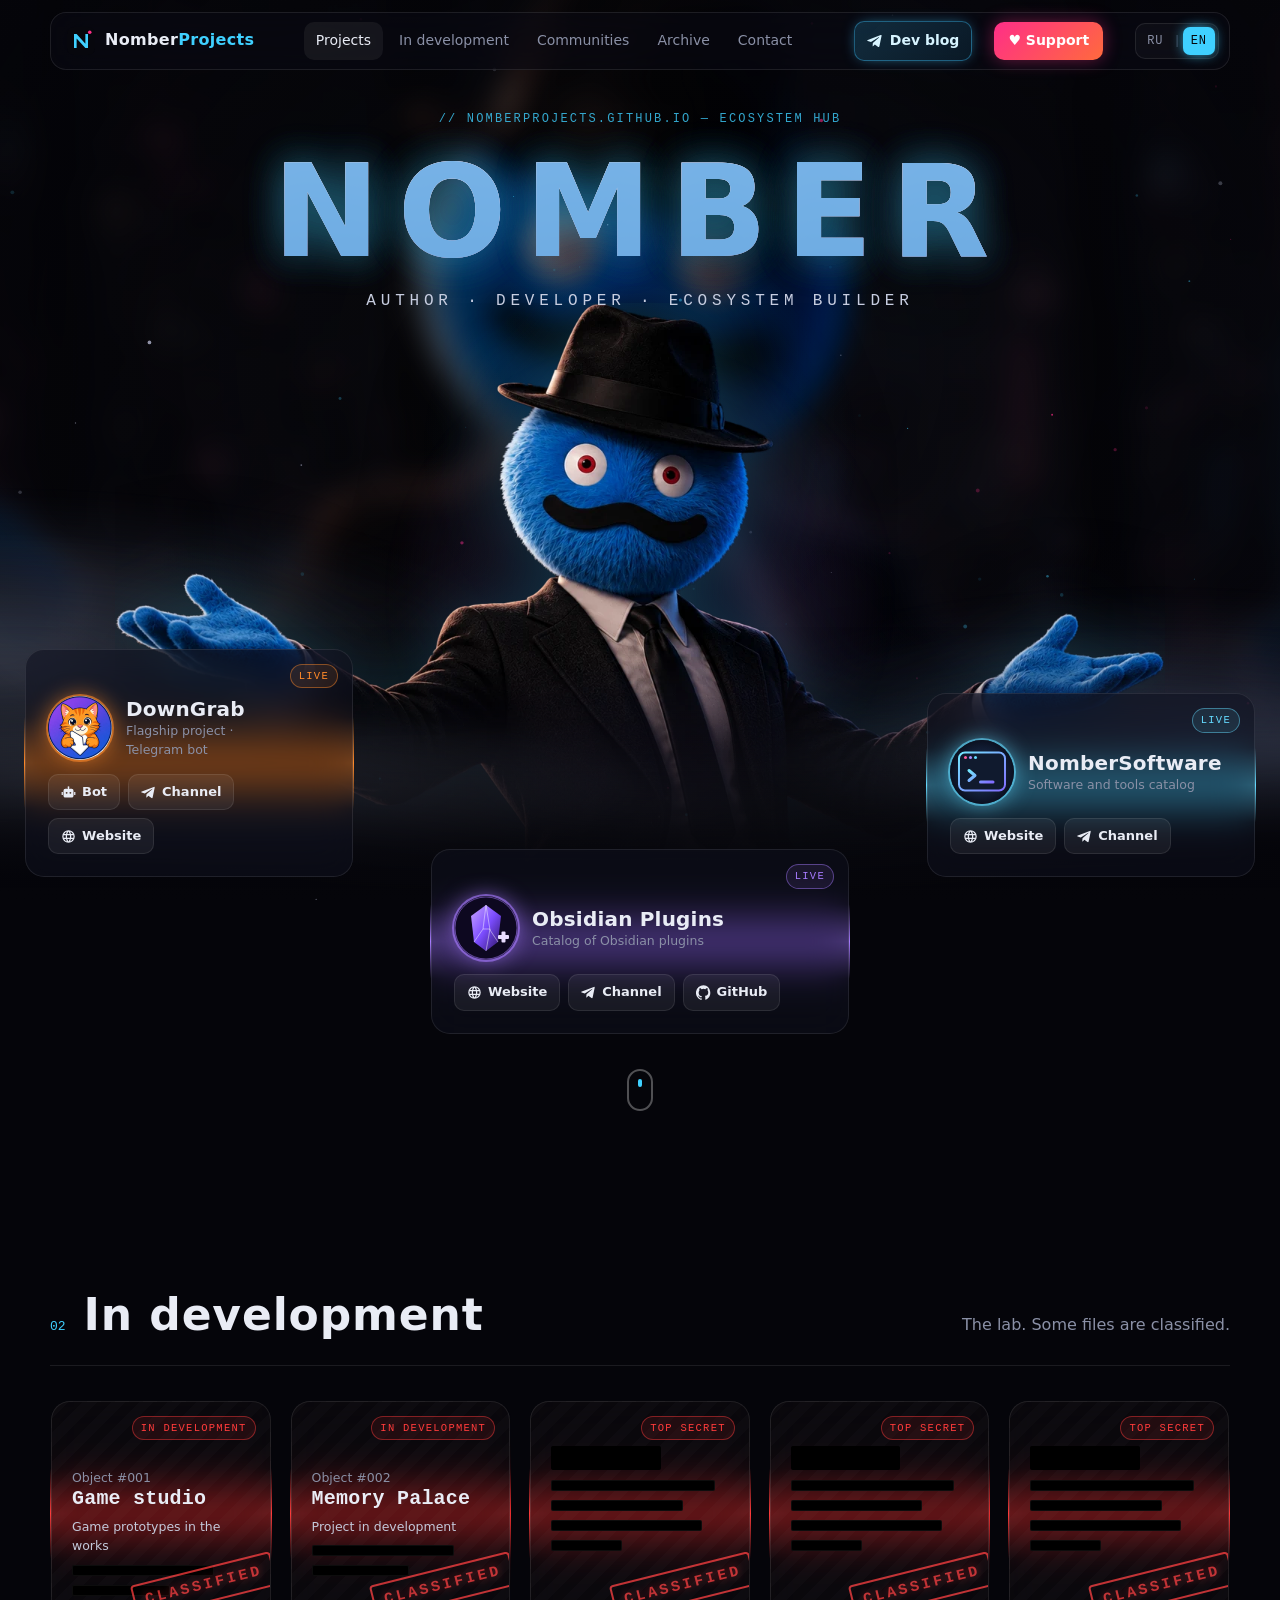
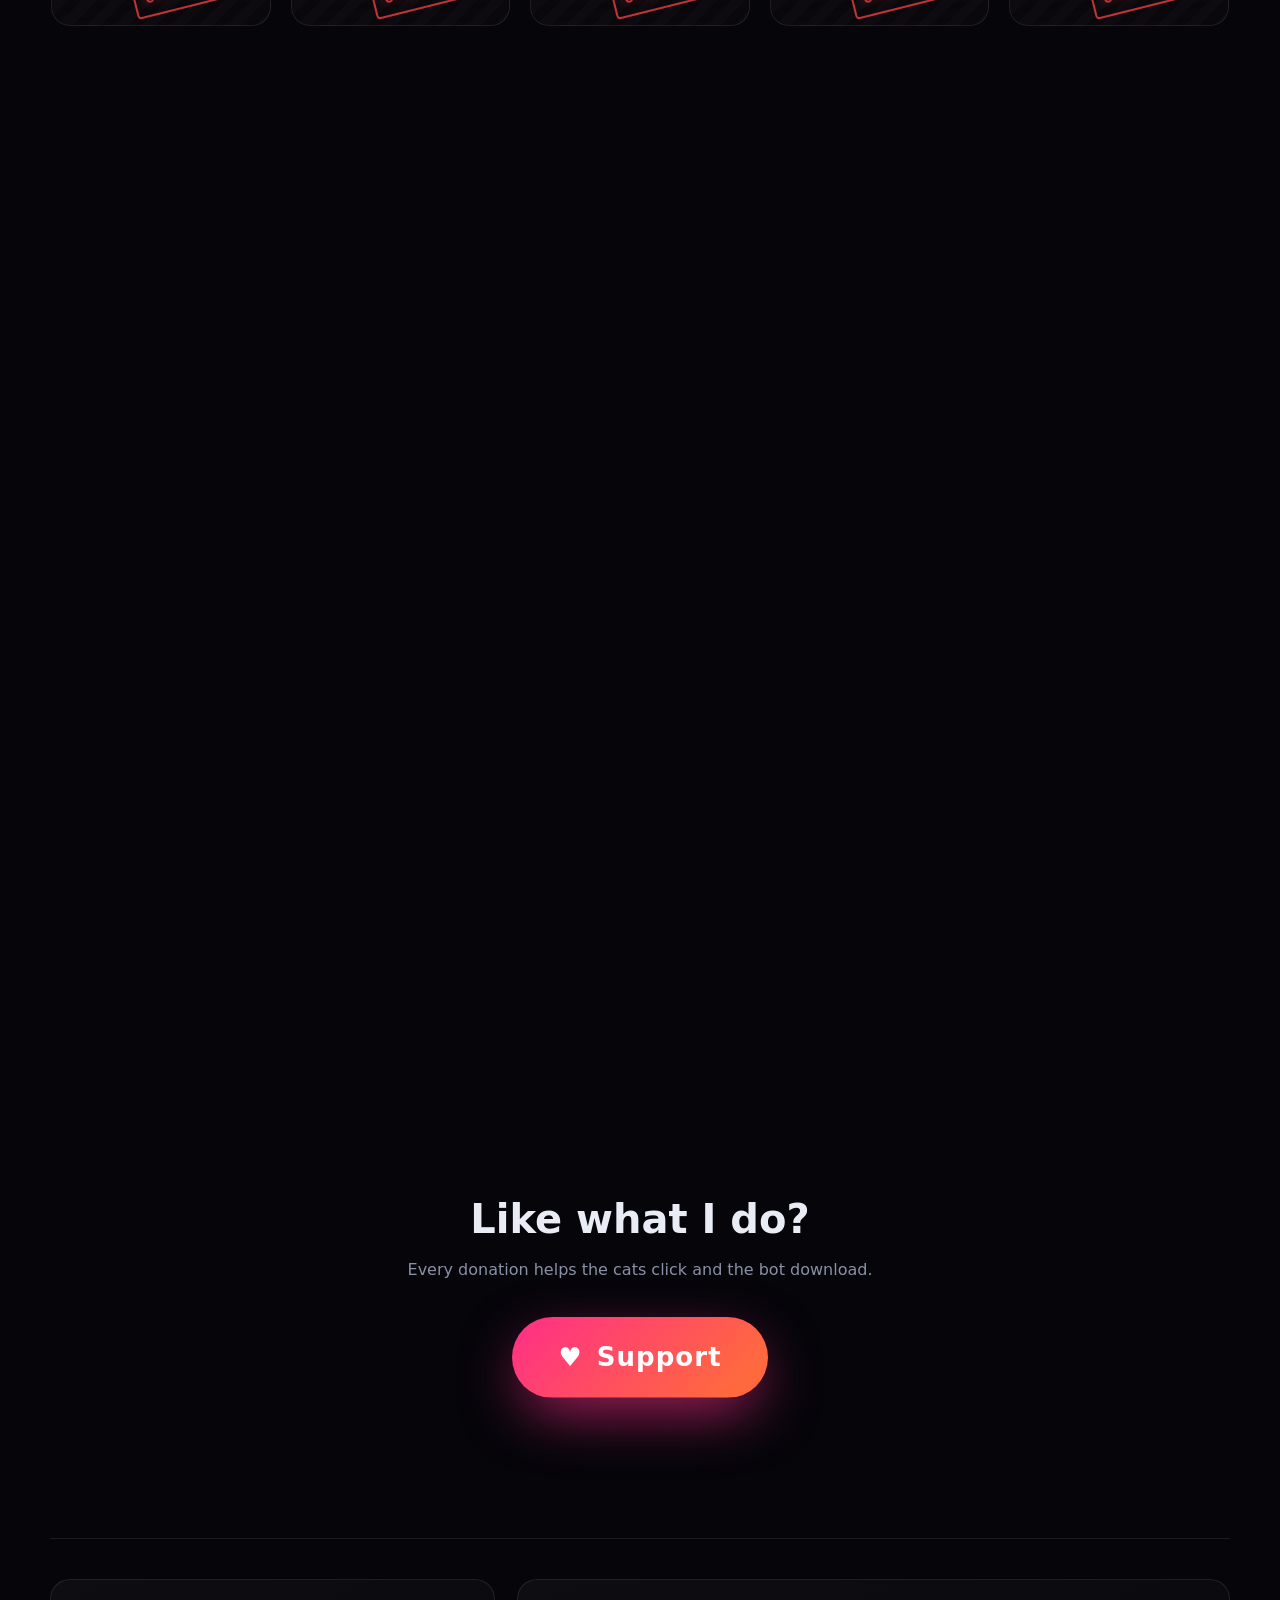
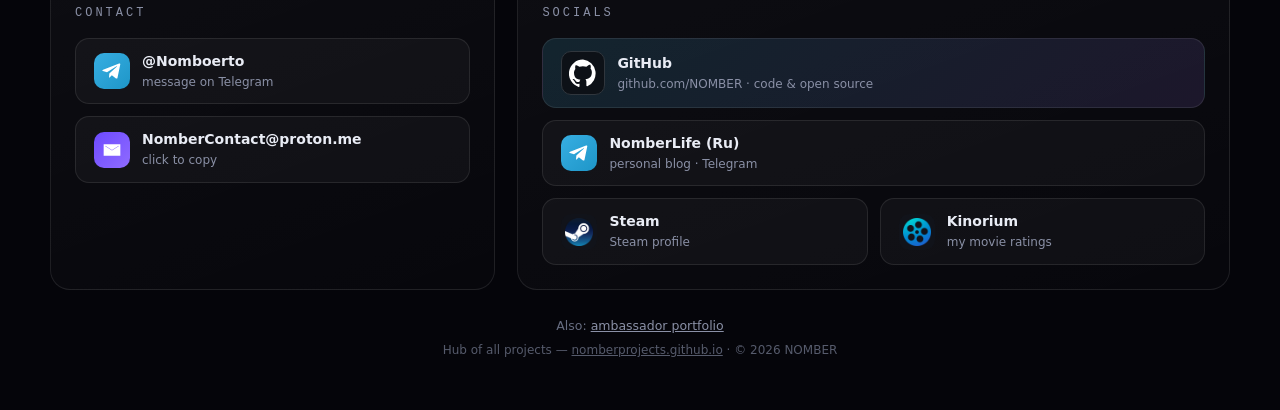
<file: index.html>
<!doctype html>
<html lang="ru">
<head>
<meta charset="utf-8">
<meta name="viewport" content="width=device-width,initial-scale=1">
<title>NOMBER — NomberProjects · Автор, разработчик, создатель экосистем</title>
<meta name="description" content="NomberProjects — хаб всех проектов NOMBER: DownGrab, NomberSoftware, плагины для Obsidian, сообщество Критики Steam и проекты в разработке.">
<link rel="canonical" href="https://nomberprojects.github.io/">
<meta name="theme-color" content="#05050a">
<meta property="og:type" content="website">
<meta property="og:site_name" content="NomberProjects">
<meta property="og:title" content="NOMBER — NomberProjects">
<meta property="og:description" content="Автор · Разработчик · Создатель экосистем. Хаб всех проектов NOMBER.">
<meta property="og:url" content="https://nomberprojects.github.io/">
<meta property="og:image" content="https://nomberprojects.github.io/assets/og.jpg">
<meta property="og:locale" content="ru_RU">
<meta name="twitter:card" content="summary_large_image">
<link rel="icon" href="assets/favicon.svg" type="image/svg+xml">
<link rel="apple-touch-icon" href="assets/downgrab-256.jpg">
<link rel="preload" href="assets/hero.webp" as="image">
<link rel="stylesheet" href="assets/style.css">
<script src="assets/i18n.js"></script>
</head>
<body>
<a class="skip" href="#projects" data-i18n="skip">Перейти к проектам</a>
<div class="bg" aria-hidden="true"><div class="bg-city" data-depth="6"></div><canvas id="fx"></canvas></div>
<div class="cursor-glow" aria-hidden="true"></div>

<header class="nav" id="nav">
  <a class="brand" href="#top" aria-label="NomberProjects — наверх" data-i18n-attr="aria-label:a.top"><img src="assets/favicon.svg" alt="" width="28" height="28"><span>Nomber<b>Projects</b></span></a>
  <nav aria-label="Разделы" data-i18n-attr="aria-label:a.sections">
    <a href="#projects" data-i18n="nav.projects">Проекты</a><a href="#wip" data-i18n="nav.wip">В разработке</a><a href="#community" data-i18n="nav.com">Сообщества</a><a href="#archive" data-i18n="nav.arc">Архив</a><a href="#contact" data-i18n="nav.contact">Связь</a>
  </nav>
  <a class="nav-blog" href="blog.html"><svg viewBox="0 0 24 24" aria-hidden="true"><path d="M21.9 4.3 18.6 20c-.2 1.1-.9 1.4-1.8.9l-5-3.7-2.4 2.3c-.3.3-.5.5-1 .5l.4-5.1 9.2-8.3c.4-.4-.1-.6-.6-.2L6 13.6l-4.9-1.5c-1.1-.3-1.1-1 .2-1.6L20.5 3c.9-.3 1.7.2 1.4 1.3z"/></svg><span data-i18n="nav.blog">Dev-блог</span></a>
  <a class="nav-donate" href="https://donatre.github.io/" target="_blank" rel="noopener">♥ <span data-i18n="donate">Поддержать</span></a>
  <div class="lang" role="group" aria-label="Язык сайта" data-i18n-attr="aria-label:a.lang"><button type="button" data-lang="ru">RU</button><i>|</i><button type="button" data-lang="en">EN</button></div>
</header>

<main id="top">
  <section class="hero" id="projects" aria-labelledby="title">
    <div class="hero-head reveal">
      <p class="kicker" data-i18n="hero.kicker">// nomberprojects.github.io — хаб экосистемы</p>
      <h1 id="title" class="glitch" data-text="NOMBER">NOMBER</h1>
      <p class="subtitle" data-i18n="hero.sub">Автор · Разработчик · Создатель экосистем</p>
    </div>

    <div class="stage">
      <div class="fog fog-back" aria-hidden="true"><i></i><i></i></div>
      <div class="halo" aria-hidden="true"></div>
      <div class="mascot" data-depth="-14">
        <img src="assets/hero.webp" alt="Персонаж NOMBER: синий пушистый детектив в шляпе и костюме, загадочно разводит руками" data-i18n-attr="alt:hero.alt" width="1400" height="780">
      </div>
      <div class="fog fog-front" aria-hidden="true"><i></i><i></i></div>

      <div class="col col-left" id="col-left"></div>
      <div class="col col-right" id="col-right"></div>
    </div>
    <div class="col-bottom" id="col-bottom"></div>
    <a class="scroll-hint" href="#wip" aria-label="Листать ниже" data-i18n-attr="aria-label:a.scroll"><span></span></a>
  </section>

  <section class="section" id="wip" aria-labelledby="wip-t">
    <header class="sec-head reveal"><span class="sec-num">02</span><h2 id="wip-t" data-i18n="wip.t">В разработке</h2><p data-i18n="wip.p">Лаборатория. Часть материалов засекречена.</p></header>
    <div class="grid wip-grid" id="wip-grid"></div>
  </section>

  <section class="section" id="community" aria-labelledby="com-t">
    <header class="sec-head reveal"><span class="sec-num">03</span><h2 id="com-t" data-i18n="com.t">Сообщества</h2><p data-i18n="com.p">Не проекты — люди. Отдел сообществ.</p></header>
    <div class="grid com-grid" id="com-grid"></div>
  </section>

  <section class="section" id="archive" aria-labelledby="arc-t">
    <header class="sec-head reveal"><span class="sec-num">04</span><h2 id="arc-t" data-i18n="arc.t">Архив</h2><p data-i18n="arc.p">Проекты, которые остаются в памяти.</p></header>
    <div class="grid" id="arc-grid"></div>
  </section>

  <section class="section support" aria-labelledby="sup-t">
    <h2 id="sup-t" class="reveal" data-i18n="sup.t">Нравится то, что я делаю?</h2>
    <p class="reveal" data-i18n="sup.p">Донатики донатики — каждый помогает котикам кликать, а боту качать.</p>
    <a class="donate reveal" href="https://donatre.github.io/" target="_blank" rel="noopener"><span class="heart" aria-hidden="true">♥</span> <span data-i18n="donate">Поддержать</span></a>
  </section>
</main>

<footer class="footer" id="contact">
  <div class="foot-cols">
    <section class="foot-block" aria-labelledby="con-t">
      <h2 id="con-t" class="foot-title" data-i18n="contact.t">Связь</h2>
      <ul class="socials">
        <li><a class="ic-tg" href="https://t.me/Nomboerto" target="_blank" rel="noopener"><i class="ico tg"><svg viewBox="0 0 24 24" aria-hidden="true"><path d="M21.9 4.3 18.6 20c-.2 1.1-.9 1.4-1.8.9l-5-3.7-2.4 2.3c-.3.3-.5.5-1 .5l.4-5.1 9.2-8.3c.4-.4-.1-.6-.6-.2L6 13.6l-4.9-1.5c-1.1-.3-1.1-1 .2-1.6L20.5 3c.9-.3 1.7.2 1.4 1.3z"/></svg></i><span>@Nomboerto<small data-i18n="contact.tg">написать в Telegram</small></span></a></li>
        <li><a class="ic-mail copy-mail" href="mailto:NomberContact@proton.me" data-copy="NomberContact@proton.me"><i class="ico mail"><svg viewBox="0 0 24 24" aria-hidden="true"><path d="M2 5h20v14H2zm2 2v.5l8 5 8-5V7l-8 5z"/></svg></i><span>NomberContact@proton.me<small data-i18n="contact.mail">почта для связи</small></span></a></li>
      </ul>
    </section>
    <section class="foot-block" aria-labelledby="soc-t">
      <h2 id="soc-t" class="foot-title" data-i18n="soc.t">Соцсети</h2>
      <ul class="socials">
        <li class="wide"><a class="gh-big" href="https://github.com/NOMBER" target="_blank" rel="noopener"><i class="ico gh"><svg viewBox="0 0 24 24" aria-hidden="true"><path d="M12 .5a12 12 0 0 0-3.8 23.4c.6.1.8-.3.8-.6v-2c-3.3.7-4-1.6-4-1.6-.6-1.4-1.4-1.8-1.4-1.8-1-.7.1-.7.1-.7 1.2.1 1.8 1.2 1.8 1.2 1 1.8 2.8 1.3 3.5 1 .1-.8.4-1.3.8-1.6-2.7-.3-5.5-1.3-5.5-6 0-1.3.5-2.4 1.2-3.2-.1-.3-.5-1.5.1-3.2 0 0 1-.3 3.3 1.2a11.5 11.5 0 0 1 6 0C17.3 4.6 18.3 5 18.3 5c.7 1.7.3 2.9.1 3.2.8.8 1.2 1.9 1.2 3.2 0 4.6-2.8 5.6-5.5 5.9.4.4.8 1.1.8 2.2v3.3c0 .3.2.7.8.6A12 12 0 0 0 12 .5z"/></svg></i><span>GitHub<small>github.com/NOMBER · <b data-i18n="soc.gh">код и опенсорс</b></small></span></a></li>
        <li class="wide"><a href="https://t.me/NomberLife" target="_blank" rel="noopener"><i class="ico tg"><svg viewBox="0 0 24 24" aria-hidden="true"><path d="M21.9 4.3 18.6 20c-.2 1.1-.9 1.4-1.8.9l-5-3.7-2.4 2.3c-.3.3-.5.5-1 .5l.4-5.1 9.2-8.3c.4-.4-.1-.6-.6-.2L6 13.6l-4.9-1.5c-1.1-.3-1.1-1 .2-1.6L20.5 3c.9-.3 1.7.2 1.4 1.3z"/></svg></i><span>NomberLife (Ru)<small data-i18n="soc.life">личный блог · Telegram</small></span></a></li>
        <li><a href="https://steamcommunity.com/id/NomberFax/" target="_blank" rel="noopener"><i class="ico img"><img src="assets/steam.png" alt="" width="28" height="28"></i><span>Steam<small data-i18n="soc.steam">профиль Steam</small></span></a></li>
        <li><a href="https://kinorium.com/user/61414" target="_blank" rel="noopener"><i class="ico img"><img src="assets/kinorium.png" alt="" width="28" height="28"></i><span data-i18n-wrap><b data-i18n="soc.kino">Кинориум</b><small data-i18n="soc.kinosub">мои оценки фильмов</small></span></a></li>
      </ul>
    </section>
  </div>
  <p class="aside"><span data-i18n="aside">Также:</span> <a href="https://nomberfolio.github.io/" target="_blank" rel="noopener" data-i18n="aside.link">амбассадорское портфолио</a></p>
  <p class="hub"><span data-i18n="hub">Хаб всех проектов —</span> <a href="https://nomberprojects.github.io/">nomberprojects.github.io</a> · © <span id="y">2026</span> NOMBER</p>
</footer>

<script src="assets/data.js?v=tg1"></script>
<script src="assets/main.js"></script>
</body>
</html>
</file>
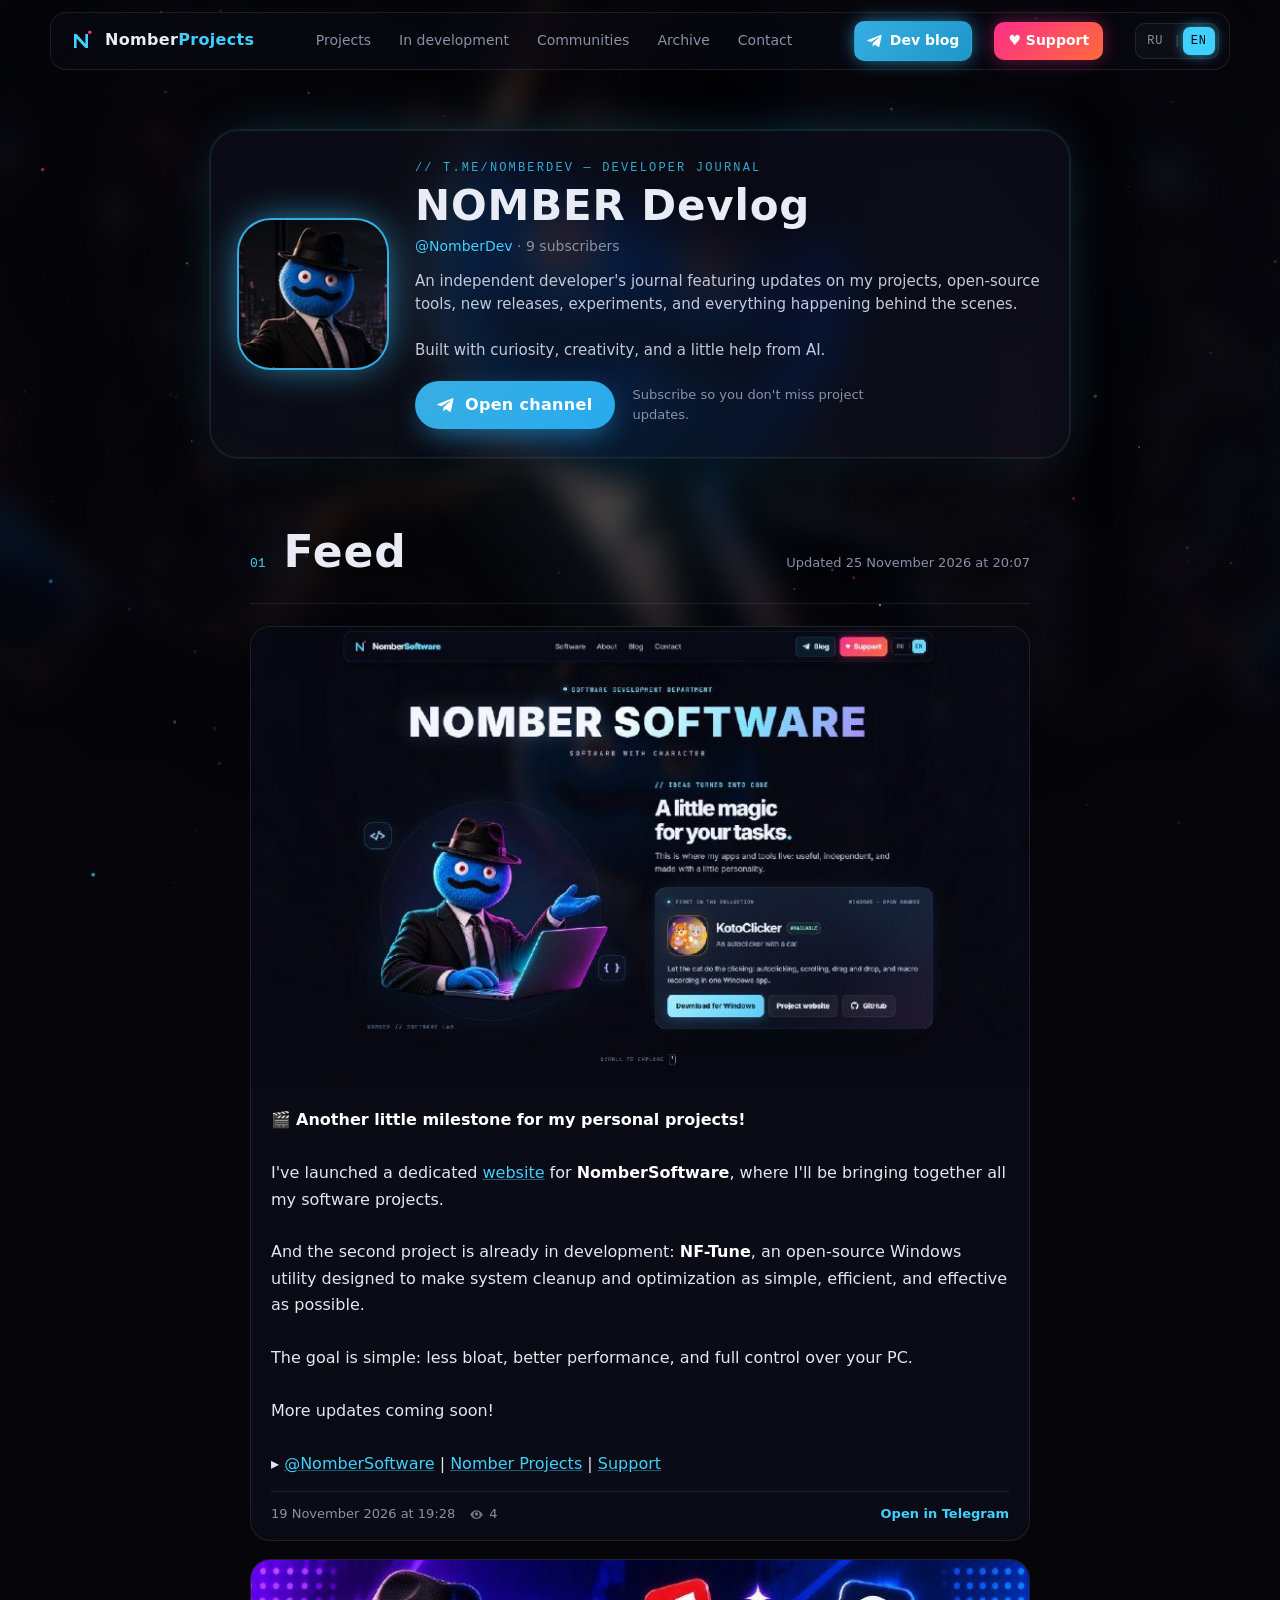
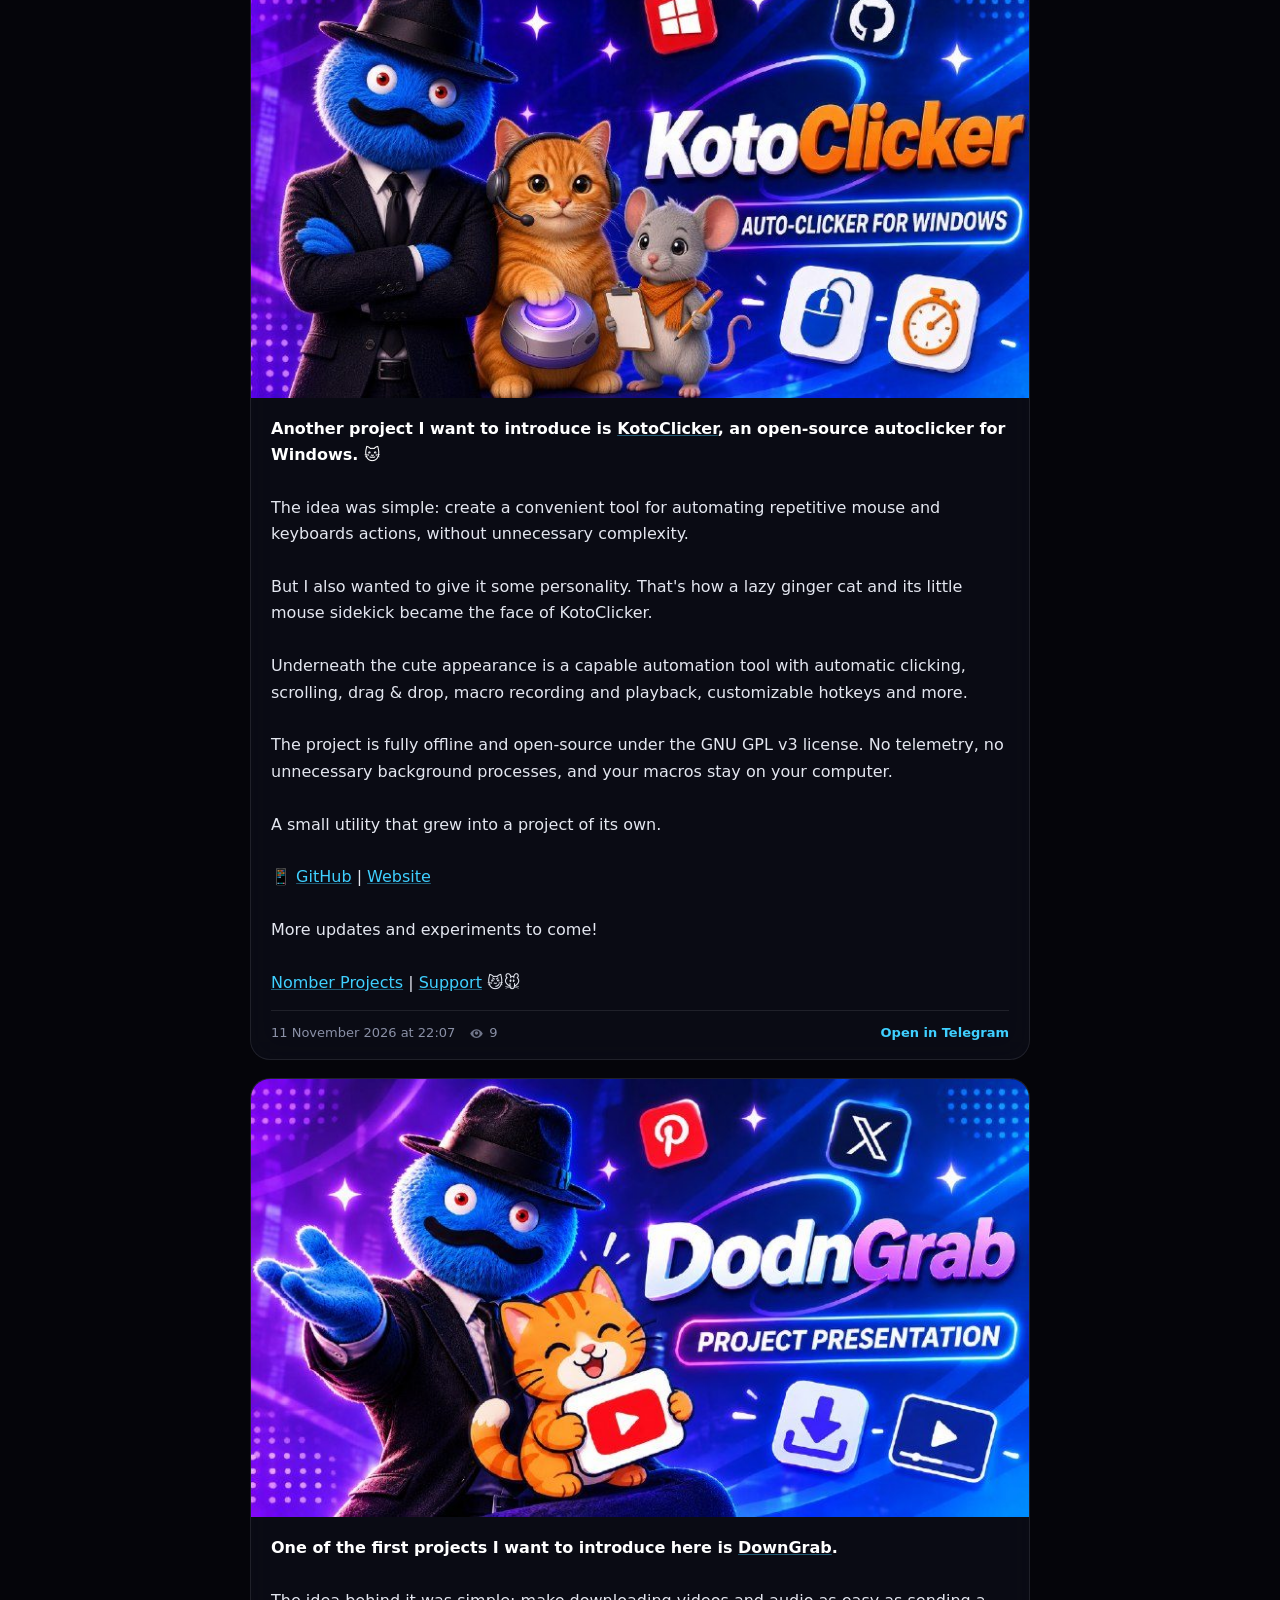
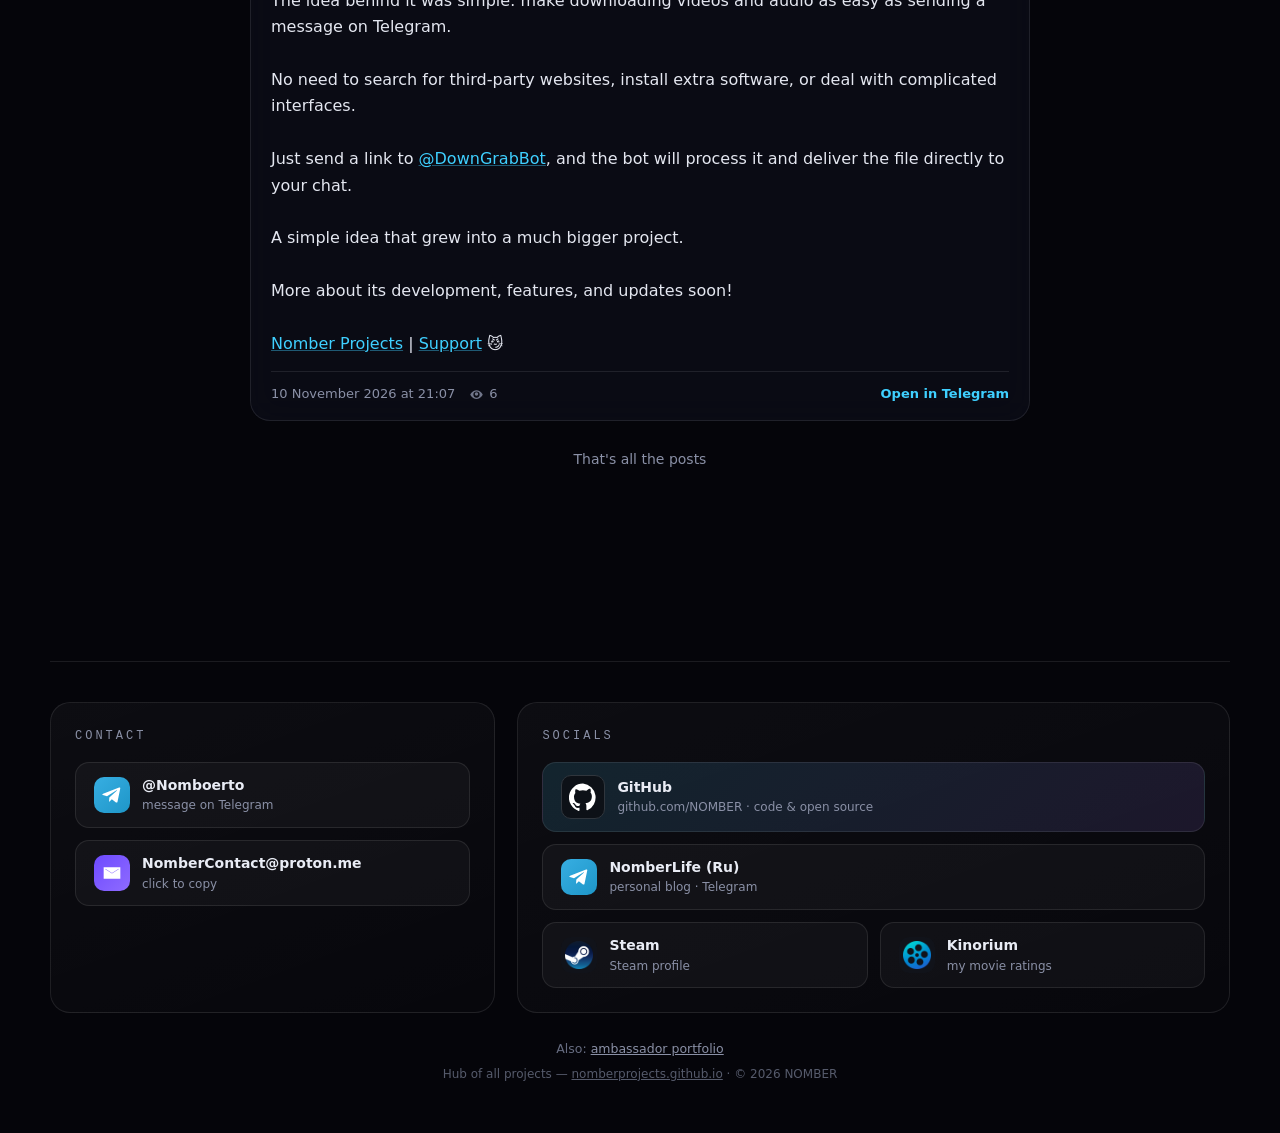
<file: blog.html>
<!doctype html>
<html lang="ru" data-page="blog">
<head>
<meta charset="utf-8">
<meta name="viewport" content="width=device-width,initial-scale=1">
<title>Dev-блог — NOMBER Devlog · NomberProjects</title>
<meta name="description" content="Лента канала NOMBER Devlog: обновления проектов, опенсорс, релизы и эксперименты.">
<link rel="canonical" href="https://nomberprojects.github.io/blog.html">
<meta name="theme-color" content="#05050a">
<meta property="og:type" content="website">
<meta property="og:site_name" content="NomberProjects">
<meta property="og:title" content="Dev-блог — NOMBER Devlog · NomberProjects">
<meta property="og:description" content="Журнал разработчика NOMBER. Посты из Telegram-канала @NomberDev.">
<meta property="og:url" content="https://nomberprojects.github.io/blog.html">
<meta property="og:image" content="https://nomberprojects.github.io/assets/og.jpg">
<meta property="og:locale" content="ru_RU">
<meta name="twitter:card" content="summary_large_image">
<link rel="icon" href="assets/favicon.svg" type="image/svg+xml">
<link rel="apple-touch-icon" href="assets/downgrab-256.jpg">
<link rel="stylesheet" href="assets/style.css">
<script src="assets/i18n.js"></script>
</head>
<body>
<a class="skip" href="#feed" data-i18n="blog.skip">Перейти к ленте</a>
<div class="bg" aria-hidden="true"><div class="bg-city" data-depth="6"></div><canvas id="fx"></canvas></div>
<div class="cursor-glow" aria-hidden="true"></div>

<header class="nav" id="nav">
  <a class="brand" href="index.html" aria-label="NomberProjects — наверх" data-i18n-attr="aria-label:a.top"><img src="assets/favicon.svg" alt="" width="28" height="28"><span>Nomber<b>Projects</b></span></a>
  <nav aria-label="Разделы" data-i18n-attr="aria-label:a.sections">
    <a href="index.html#projects" data-i18n="nav.projects">Проекты</a><a href="index.html#wip" data-i18n="nav.wip">В разработке</a><a href="index.html#community" data-i18n="nav.com">Сообщества</a><a href="index.html#archive" data-i18n="nav.arc">Архив</a><a href="index.html#contact" data-i18n="nav.contact">Связь</a>
  </nav>
  <a class="nav-blog on" href="blog.html"><svg viewBox="0 0 24 24" aria-hidden="true"><path d="M21.9 4.3 18.6 20c-.2 1.1-.9 1.4-1.8.9l-5-3.7-2.4 2.3c-.3.3-.5.5-1 .5l.4-5.1 9.2-8.3c.4-.4-.1-.6-.6-.2L6 13.6l-4.9-1.5c-1.1-.3-1.1-1 .2-1.6L20.5 3c.9-.3 1.7.2 1.4 1.3z"/></svg><span data-i18n="nav.blog">Dev-блог</span></a>
  <a class="nav-donate" href="https://donatre.github.io/" target="_blank" rel="noopener">♥ <span data-i18n="donate">Поддержать</span></a>
  <div class="lang" role="group" aria-label="Язык сайта" data-i18n-attr="aria-label:a.lang"><button type="button" data-lang="ru">RU</button><i>|</i><button type="button" data-lang="en">EN</button></div>
</header>

<main>
  <section class="blog-hero" aria-labelledby="blog-title">
    <div class="blog-hero-card reveal" id="blog-hero">
      <img class="blog-avatar" id="blog-avatar" src="data/media/avatar.jpg" alt="" width="148" height="148">
      <div>
        <p class="kicker" data-i18n="blog.kicker">// t.me/NomberDev — журнал разработчика</p>
        <h1 id="blog-title">NOMBER Devlog</h1>
        <p class="blog-handle" id="blog-handle"><a href="https://t.me/NomberDev" target="_blank" rel="noopener">@NomberDev</a></p>
        <div class="blog-desc" id="blog-desc"></div>
        <div class="blog-cta">
          <a class="blog-open" href="https://t.me/NomberDev" target="_blank" rel="noopener">
            <svg viewBox="0 0 24 24" aria-hidden="true"><path d="M21.9 4.3 18.6 20c-.2 1.1-.9 1.4-1.8.9l-5-3.7-2.4 2.3c-.3.3-.5.5-1 .5l.4-5.1 9.2-8.3c.4-.4-.1-.6-.6-.2L6 13.6l-4.9-1.5c-1.1-.3-1.1-1 .2-1.6L20.5 3c.9-.3 1.7.2 1.4 1.3z"/></svg>
            <span data-i18n="blog.open">Открыть канал</span>
          </a>
          <p class="blog-cta-note" data-i18n="blog.cta">Подписывайся, чтобы не пропустить обновления проектов.</p>
        </div>
      </div>
    </div>
  </section>

  <div class="feed-wrap">
    <header class="sec-head reveal">
      <span class="sec-num">01</span>
      <h2 data-i18n="blog.feed">Лента</h2>
      <p class="feed-updated" id="feed-updated"></p>
    </header>
    <div class="feed" id="feed"></div>
    <button type="button" class="feed-more" id="feed-more" hidden data-i18n="blog.more">Показать ещё</button>
    <p class="feed-end" id="feed-end" hidden data-i18n="blog.end">Это все посты</p>
    <p class="feed-empty" id="feed-empty" hidden data-i18n="blog.empty">Пока здесь нет постов. Загляни в канал.</p>
    <p class="feed-error" id="feed-error" hidden><span data-i18n="blog.error">Не удалось загрузить ленту.</span> <button type="button" class="feed-retry" id="feed-retry" data-i18n="blog.retry">Попробовать снова</button></p>
  </div>
</main>

<footer class="footer" id="contact">
  <div class="foot-cols">
    <section class="foot-block" aria-labelledby="con-t">
      <h2 id="con-t" class="foot-title" data-i18n="contact.t">Связь</h2>
      <ul class="socials">
        <li><a class="ic-tg" href="https://t.me/Nomboerto" target="_blank" rel="noopener"><i class="ico tg"><svg viewBox="0 0 24 24" aria-hidden="true"><path d="M21.9 4.3 18.6 20c-.2 1.1-.9 1.4-1.8.9l-5-3.7-2.4 2.3c-.3.3-.5.5-1 .5l.4-5.1 9.2-8.3c.4-.4-.1-.6-.6-.2L6 13.6l-4.9-1.5c-1.1-.3-1.1-1 .2-1.6L20.5 3c.9-.3 1.7.2 1.4 1.3z"/></svg></i><span>@Nomboerto<small data-i18n="contact.tg">написать в Telegram</small></span></a></li>
        <li><a class="ic-mail copy-mail" href="mailto:NomberContact@proton.me" data-copy="NomberContact@proton.me"><i class="ico mail"><svg viewBox="0 0 24 24" aria-hidden="true"><path d="M2 5h20v14H2zm2 2v.5l8 5 8-5V7l-8 5z"/></svg></i><span>NomberContact@proton.me<small data-i18n="contact.mail">почта для связи</small></span></a></li>
      </ul>
    </section>
    <section class="foot-block" aria-labelledby="soc-t">
      <h2 id="soc-t" class="foot-title" data-i18n="soc.t">Соцсети</h2>
      <ul class="socials">
        <li class="wide"><a class="gh-big" href="https://github.com/NOMBER" target="_blank" rel="noopener"><i class="ico gh"><svg viewBox="0 0 24 24" aria-hidden="true"><path d="M12 .5a12 12 0 0 0-3.8 23.4c.6.1.8-.3.8-.6v-2c-3.3.7-4-1.6-4-1.6-.6-1.4-1.4-1.8-1.4-1.8-1-.7.1-.7.1-.7 1.2.1 1.8 1.2 1.8 1.2 1 1.8 2.8 1.3 3.5 1 .1-.8.4-1.3.8-1.6-2.7-.3-5.5-1.3-5.5-6 0-1.3.5-2.4 1.2-3.2-.1-.3-.5-1.5.1-3.2 0 0 1-.3 3.3 1.2a11.5 11.5 0 0 1 6 0C17.3 4.6 18.3 5 18.3 5c.7 1.7.3 2.9.1 3.2.8.8 1.2 1.9 1.2 3.2 0 4.6-2.8 5.6-5.5 5.9.4.4.8 1.1.8 2.2v3.3c0 .3.2.7.8.6A12 12 0 0 0 12 .5z"/></svg></i><span>GitHub<small>github.com/NOMBER · <b data-i18n="soc.gh">код и опенсорс</b></small></span></a></li>
        <li class="wide"><a href="https://t.me/NomberLife" target="_blank" rel="noopener"><i class="ico tg"><svg viewBox="0 0 24 24" aria-hidden="true"><path d="M21.9 4.3 18.6 20c-.2 1.1-.9 1.4-1.8.9l-5-3.7-2.4 2.3c-.3.3-.5.5-1 .5l.4-5.1 9.2-8.3c.4-.4-.1-.6-.6-.2L6 13.6l-4.9-1.5c-1.1-.3-1.1-1 .2-1.6L20.5 3c.9-.3 1.7.2 1.4 1.3z"/></svg></i><span>NomberLife (Ru)<small data-i18n="soc.life">личный блог · Telegram</small></span></a></li>
        <li><a href="https://steamcommunity.com/id/NomberFax/" target="_blank" rel="noopener"><i class="ico img"><img src="assets/steam.png" alt="" width="28" height="28"></i><span>Steam<small data-i18n="soc.steam">профиль Steam</small></span></a></li>
        <li><a href="https://kinorium.com/user/61414" target="_blank" rel="noopener"><i class="ico img"><img src="assets/kinorium.png" alt="" width="28" height="28"></i><span data-i18n-wrap><b data-i18n="soc.kino">Кинориум</b><small data-i18n="soc.kinosub">мои оценки фильмов</small></span></a></li>
      </ul>
    </section>
  </div>
  <p class="aside"><span data-i18n="aside">Также:</span> <a href="https://nomberfolio.github.io/" target="_blank" rel="noopener" data-i18n="aside.link">амбассадорское портфолио</a></p>
  <p class="hub"><span data-i18n="hub">Хаб всех проектов —</span> <a href="https://nomberprojects.github.io/">nomberprojects.github.io</a> · © <span id="y">2026</span> NOMBER</p>
</footer>

<script src="assets/blog.js"></script>
</body>
</html>
</file>
<file: assets/style.css>
:root{--bg:#05050a;--ink:#e9ecf5;--mut:#8a90a6;--cy:#3fd0ff;--pk:#ff2e88;--vi:#a77bff;--glass:rgba(16,18,30,.55);--line:rgba(255,255,255,.09);--r:20px;--font:"Inter","Segoe UI",system-ui,-apple-system,Roboto,sans-serif;--mono:"JetBrains Mono",ui-monospace,Consolas,monospace}
*{box-sizing:border-box;margin:0;padding:0}
html{overflow-x:clip;scroll-behavior:smooth;scroll-padding-top:80px}
body{background:var(--bg);color:var(--ink);font-family:var(--font);line-height:1.55;overflow-x:hidden;-webkit-font-smoothing:antialiased}
a{color:inherit}
img{max-width:100%;display:block}
.skip{position:absolute;left:-999px;top:8px;z-index:100;background:var(--cy);color:#000;padding:8px 14px;border-radius:8px}
.skip:focus{left:8px}
:focus-visible{outline:2px solid var(--cy);outline-offset:3px;border-radius:6px}

/* background */
.bg{position:fixed;inset:0;z-index:-2;overflow:hidden}
.bg-city{position:absolute;inset:-40px;background:url(scene.jpg) center/cover;filter:blur(14px) brightness(.5) saturate(1.4);transform:scale(1.08)}
.bg::after{content:"";position:absolute;inset:0;background:radial-gradient(ellipse at 50% 40%,transparent 0,rgba(5,5,10,.55) 55%,#05050a 100%),linear-gradient(transparent 60%,#05050a)}
#fx{position:absolute;inset:0;width:100%;height:100%;z-index:1}
.cursor-glow{position:fixed;width:520px;height:520px;left:0;top:0;border-radius:50%;pointer-events:none;z-index:-1;background:radial-gradient(circle,rgba(63,208,255,.10),transparent 60%);transition:opacity .3s}

/* nav */
.nav{position:fixed;top:12px;left:50%;transform:translateX(-50%);z-index:50;display:flex;align-items:center;gap:22px;padding:8px 10px 8px 16px;width:min(1180px,calc(100% - 24px));background:rgba(10,11,20,.5);backdrop-filter:blur(16px) saturate(1.4);-webkit-backdrop-filter:blur(16px) saturate(1.4);border:1px solid var(--line);border-radius:16px;transition:background .3s}
.nav.scrolled{background:rgba(8,9,16,.8)}
.brand{display:flex;align-items:center;gap:10px;text-decoration:none;font-weight:600;letter-spacing:.02em}
.brand img{border-radius:7px}
.brand b{color:var(--cy);font-weight:700}
.nav nav{display:flex;gap:4px;margin:0 auto}
.nav nav a{text-decoration:none;color:var(--mut);font-size:14px;padding:8px 12px;border-radius:10px;transition:.2s}
.nav nav a:hover,.nav nav a.on{color:var(--ink);background:rgba(255,255,255,.06)}
.nav-donate{text-decoration:none;font-size:14px;font-weight:600;padding:8px 14px;border-radius:10px;color:#fff;background:linear-gradient(135deg,var(--pk),#ff6a3d);box-shadow:0 0 18px rgba(255,46,136,.4)}

/* hero */
.hero{position:relative;overflow-x:clip;min-height:100vh;padding:110px 24px 60px;display:flex;flex-direction:column;align-items:center}
.hero-head{text-align:center;position:relative;z-index:6}
.kicker{font-family:var(--mono);font-size:12px;letter-spacing:.18em;color:var(--cy);opacity:.8;text-transform:uppercase}
.glitch{position:relative;font-size:clamp(56px,10vw,128px);font-weight:900;letter-spacing:.14em;line-height:1;margin:.15em 0 .1em;background:linear-gradient(180deg,#fff 20%,#9bb3d6);-webkit-background-clip:text;background-clip:text;color:transparent;text-shadow:0 0 40px rgba(63,208,255,.25)}
.glitch::before,.glitch::after{content:attr(data-text);position:absolute;inset:0;background:inherit;-webkit-background-clip:text;background-clip:text}
.glitch::before{color:var(--pk);-webkit-text-fill-color:var(--pk);opacity:.7;animation:gl1 4s infinite steps(1)}
.glitch::after{color:var(--cy);-webkit-text-fill-color:var(--cy);opacity:.7;animation:gl2 4s infinite steps(1)}
@keyframes gl1{0%,88%,100%{clip-path:inset(0 0 100% 0);transform:none}90%{clip-path:inset(20% 0 55% 0);transform:translate(-6px,0)}93%{clip-path:inset(60% 0 10% 0);transform:translate(5px,0)}96%{clip-path:inset(40% 0 40% 0);transform:translate(-3px,0)}}
@keyframes gl2{0%,89%,100%{clip-path:inset(0 0 100% 0);transform:none}91%{clip-path:inset(70% 0 5% 0);transform:translate(6px,0)}94%{clip-path:inset(10% 0 70% 0);transform:translate(-5px,0)}}
.subtitle{font-family:var(--mono);font-size:clamp(13px,1.4vw,16px);letter-spacing:.3em;text-transform:uppercase;color:#c7cde0;background:linear-gradient(90deg,#c7cde0 40%,#fff 50%,#c7cde0 60%) 0/250% 100%;-webkit-background-clip:text;background-clip:text;color:transparent;animation:shim 5s linear infinite}
@keyframes shim{to{background-position:-250% 0}}

.stage{position:relative;width:min(1400px,100%);display:grid;grid-template-columns:minmax(260px,330px) 1fr minmax(260px,330px);align-items:end;gap:20px;margin-top:-10px;min-height:560px}
.mascot{grid-column:1/-1;grid-row:1;justify-self:center;position:relative;z-index:2;width:min(1050px,100%);pointer-events:none;will-change:transform}
.mascot img{width:100%;height:auto;filter:drop-shadow(0 0 30px rgba(63,208,255,.18)) drop-shadow(0 30px 60px rgba(0,0,0,.8));-webkit-mask-image:linear-gradient(#000 62%,transparent 98%);mask-image:linear-gradient(#000 62%,transparent 98%)}
.halo{grid-column:1/-1;grid-row:1;justify-self:center;align-self:center;width:520px;height:520px;border-radius:50%;z-index:1;background:radial-gradient(circle,rgba(63,120,255,.35),rgba(167,123,255,.12) 40%,transparent 68%);filter:blur(10px);animation:pulse 6s ease-in-out infinite}
@keyframes pulse{50%{transform:scale(1.08);opacity:.75}}
.fog{grid-column:1/-1;grid-row:1;position:relative;pointer-events:none;overflow:hidden;align-self:stretch;margin:0 -24px}
.fog i{position:absolute;inset:0 -50%;background:radial-gradient(ellipse 30% 40% at 25% 60%,rgba(170,190,230,.16),transparent 70%),radial-gradient(ellipse 25% 30% at 70% 70%,rgba(140,160,220,.14),transparent 70%),radial-gradient(ellipse 35% 25% at 50% 85%,rgba(200,210,240,.12),transparent 70%);animation:drift 38s linear infinite;filter:blur(8px)}
.fog i:nth-child(2){animation-duration:55s;animation-direction:reverse;opacity:.8;top:10%}
.fog-back{z-index:1}
.fog-front{z-index:3;align-self:end;height:46%;-webkit-mask-image:linear-gradient(transparent,#000 45%);mask-image:linear-gradient(transparent,#000 45%)}
.fog-front::after{content:"";position:absolute;inset:0;background:linear-gradient(transparent,rgba(5,5,10,.85) 85%)}
.fog-front i{background:radial-gradient(ellipse 30% 50% at 30% 60%,rgba(190,205,240,.22),transparent 70%),radial-gradient(ellipse 30% 50% at 75% 50%,rgba(170,190,240,.2),transparent 70%)}
@keyframes drift{from{transform:translateX(0)}to{transform:translateX(33%)}}

.col{grid-row:1;z-index:5;display:flex;flex-direction:column;gap:18px;align-self:end;padding-bottom:10px}
.col-left{grid-column:1}.col-right{grid-column:3}
.col-bottom{position:relative;z-index:5;display:flex;justify-content:center;gap:18px;width:min(1400px,100%);margin-top:-40px}
.col-bottom .card{width:min(420px,100%)}
.scroll-hint{margin-top:34px;width:26px;height:42px;border:2px solid rgba(255,255,255,.3);border-radius:14px;position:relative}
.scroll-hint span{position:absolute;left:50%;top:8px;width:4px;height:8px;margin-left:-2px;border-radius:2px;background:var(--cy);animation:sh 1.8s infinite}
@keyframes sh{to{transform:translateY(14px);opacity:0}}

/* cards */
.card{--acc:var(--cy);--mx:50%;--my:50%;position:relative;border-radius:var(--r);padding:1px;background:linear-gradient(var(--a,0deg),transparent 30%,var(--acc),transparent 70%) border-box;transform-style:preserve-3d;transition:transform .25s ease,box-shadow .35s}
@property --a{syntax:"<angle>";inherits:false;initial-value:0deg}
.card:hover,.card:focus-within{animation:spin 3s linear infinite;box-shadow:0 0 40px -6px var(--acc),0 30px 60px -20px #000}
@keyframes spin{to{--a:360deg}}
.card-in{position:relative;border-radius:calc(var(--r) - 1px);padding:20px;background:var(--glass);backdrop-filter:blur(18px) saturate(1.3);-webkit-backdrop-filter:blur(18px) saturate(1.3);border:1px solid var(--line);overflow:hidden;height:100%}
.card-in::before{content:"";position:absolute;inset:0;background:radial-gradient(360px circle at var(--mx) var(--my),color-mix(in srgb,var(--acc) 22%,transparent),transparent 60%);opacity:0;transition:opacity .3s;pointer-events:none}
.card:hover .card-in::before{opacity:1}
.card-top{padding-right:78px;display:flex;gap:14px;align-items:center;position:relative}
.logo{flex:none;width:64px;height:64px;border-radius:50%;overflow:hidden;box-shadow:0 0 0 2px color-mix(in srgb,var(--acc) 60%,transparent),0 0 24px -4px var(--acc);transition:transform .4s}
.logo img{width:100%;height:100%;object-fit:cover}
.card:hover .logo{transform:scale(1.08) rotate(-6deg)}
.card h3{font-size:20px;line-height:1.2;letter-spacing:.01em}
.tag{font-size:12.5px;color:var(--mut)}
.status{position:absolute;top:14px;right:14px;font-family:var(--mono);font-size:10.5px;letter-spacing:.12em;text-transform:uppercase;padding:3px 8px;border-radius:999px;color:var(--acc);border:1px solid color-mix(in srgb,var(--acc) 45%,transparent);background:color-mix(in srgb,var(--acc) 10%,transparent);z-index:1}
.more{display:grid;grid-template-rows:0fr;transition:grid-template-rows .45s cubic-bezier(.2,.8,.2,1),opacity .4s;opacity:.0;position:relative}
.more>div{overflow:hidden}
.more p{font-size:14px;color:#c4c9da;padding-top:12px}
.card:hover .more,.card:focus-within .more,.card.open .more{grid-template-rows:1fr;opacity:1}
.links{display:flex;flex-wrap:wrap;gap:8px;margin-top:14px;position:relative}
.btn{display:inline-flex;align-items:center;gap:6px;text-decoration:none;font-size:13px;font-weight:600;padding:7px 12px;border-radius:10px;background:rgba(255,255,255,.06);border:1px solid var(--line);transition:.2s}
.btn svg{width:15px;height:15px;fill:currentColor}
.btn:hover{background:var(--acc);color:#05050a;border-color:transparent;box-shadow:0 0 18px -2px var(--acc)}
.featured .card-in{padding:22px}

/* sections */
.section{position:relative;width:min(1180px,calc(100% - 40px));margin:0 auto;padding:110px 0 30px}
.sec-head{display:flex;flex-wrap:wrap;align-items:baseline;gap:6px 18px;margin-bottom:34px;border-bottom:1px solid var(--line);padding-bottom:16px}
.sec-num{font-family:var(--mono);color:var(--cy);font-size:13px}
.sec-head h2{font-size:clamp(28px,4vw,44px);letter-spacing:.02em}
.sec-head p{color:var(--mut);margin-left:auto}
.grid{display:grid;grid-template-columns:repeat(auto-fill,minmax(250px,1fr));gap:18px}
.wip-grid{grid-template-columns:repeat(auto-fill,minmax(210px,1fr))}

/* classified */
.secret .card-in{background:repeating-linear-gradient(-45deg,rgba(255,255,255,.015) 0 10px,transparent 10px 20px),rgba(14,10,14,.6);min-height:210px}
.secret{--acc:#ff3b3b}
.stamp{position:absolute;right:-6px;bottom:22px;transform:rotate(-14deg);font-family:var(--mono);font-weight:800;letter-spacing:.2em;font-size:15px;color:#ff3b3b;border:2px solid #ff3b3b;padding:4px 10px;border-radius:4px;opacity:.75;mix-blend-mode:screen;text-shadow:0 0 8px rgba(255,59,59,.6)}
.redact{display:block;height:11px;margin:9px 0;background:#000;border-radius:2px;box-shadow:inset 0 0 0 1px rgba(255,255,255,.05)}
.secret h3{font-family:var(--mono)}
.secret .blurred{filter:blur(3px);user-select:none}
.secret.full h3{color:#000;background:#000;display:inline-block;padding:0 6px;border-radius:2px}
.denied{position:absolute;inset:0;display:grid;place-items:center;font-family:var(--mono);font-weight:800;letter-spacing:.2em;color:#ff3b3b;background:rgba(10,0,0,.7);opacity:0;transition:opacity .2s;text-shadow:0 0 10px #ff3b3b}
.secret.full:hover .denied,.secret.full:focus-within .denied{opacity:1;animation:shake .3s steps(2) 2}
@keyframes shake{25%{transform:translate(3px,-2px)}50%{transform:translate(-3px,1px)}75%{transform:translate(2px,2px)}}
.secret:hover .card-in{animation:jitter .25s steps(2) 2}
@keyframes jitter{50%{transform:translate(-2px,1px);filter:hue-rotate(40deg)}}

/* community */
.com-grid{grid-template-columns:1fr}
.community .card-in{display:grid;grid-template-columns:auto 1fr;gap:22px;align-items:center;padding:28px}
.community .more{grid-template-rows:1fr;opacity:1}
.c-logo{width:88px;height:88px;border-radius:22px;display:grid;place-items:center;font-size:40px;background:linear-gradient(135deg,#1b2838,#2a475e);box-shadow:0 0 30px -6px #66c0f4}
.badge{display:inline-block;font-family:var(--mono);font-size:11px;letter-spacing:.1em;padding:3px 9px;border-radius:6px;margin:6px 8px 0 0;background:rgba(102,192,244,.12);color:#9fd8ff;border:1px solid rgba(102,192,244,.35)}

/* archive */
.vault{grid-column:1/-1;text-align:center;padding:60px 20px;border:1px dashed rgba(255,255,255,.14);border-radius:var(--r);background:radial-gradient(ellipse at 50% 0,rgba(255,220,160,.05),transparent 60%),rgba(12,12,18,.5);position:relative;overflow:hidden}
.vault::before{content:"";position:absolute;inset:0;background-image:radial-gradient(rgba(255,240,210,.25) 1px,transparent 1.5px);background-size:46px 46px;opacity:.25;animation:dust 30s linear infinite}
@keyframes dust{to{background-position:46px 92px}}
.vault-icon{font-size:46px;filter:grayscale(.4) drop-shadow(0 0 14px rgba(255,220,160,.3))}
.vault h3{font-family:var(--mono);letter-spacing:.2em;font-size:14px;color:#d9c9a8;margin:12px 0 6px;text-transform:uppercase}
.vault p{color:var(--mut)}

/* support */
.support{text-align:center;padding-top:130px}
.support h2{font-size:clamp(26px,3.6vw,40px)}
.support p{color:var(--mut);margin:8px 0 34px}
.donate{display:inline-flex;align-items:center;gap:14px;text-decoration:none;font-size:clamp(20px,2.4vw,26px);font-weight:800;letter-spacing:.04em;padding:20px 46px;border-radius:999px;color:#fff;background:linear-gradient(135deg,#ff2e88,#ff6a3d,#ff2e88) 0/200%;box-shadow:0 0 0 0 rgba(255,46,136,.6),0 20px 60px -10px rgba(255,46,136,.7);animation:dpulse 2.2s infinite,shim2 6s linear infinite;transition:transform .2s}
.donate:hover{transform:scale(1.06)}
.heart{display:inline-block;animation:beat 1.1s infinite}
@keyframes beat{0%,100%{transform:scale(1)}15%{transform:scale(1.3)}30%{transform:scale(1)}45%{transform:scale(1.2)}}
@keyframes dpulse{70%{box-shadow:0 0 0 26px rgba(255,46,136,0),0 20px 60px -10px rgba(255,46,136,.7)}100%{box-shadow:0 0 0 0 rgba(255,46,136,0),0 20px 60px -10px rgba(255,46,136,.7)}}
@keyframes shim2{to{background-position:200% 0}}

/* footer */
.footer{width:min(1180px,calc(100% - 40px));margin:110px auto 0;padding:40px 0 50px;border-top:1px solid var(--line);text-align:center}
.foot-title{font-family:var(--mono);font-size:12px;letter-spacing:.25em;text-transform:uppercase;color:var(--mut);font-weight:500;margin-bottom:22px}
.socials{list-style:none;display:flex;flex-wrap:wrap;justify-content:center;gap:12px}
.socials a{display:flex;align-items:center;gap:12px;text-decoration:none;padding:12px 18px;border-radius:14px;background:rgba(255,255,255,.035);border:1px solid var(--line);text-align:left;transition:.2s}
.socials a:hover{border-color:var(--cy);box-shadow:0 0 22px -6px var(--cy)}
.socials span{font-weight:600;font-size:14px;display:flex;flex-direction:column}
.socials small{font-weight:400;font-size:12px;color:var(--mut)}
.gh-big svg{width:30px;height:30px;fill:#fff}
.gh-big{background:linear-gradient(135deg,rgba(63,208,255,.12),rgba(167,123,255,.12))!important}
.aside{margin-top:26px;font-size:12.5px;color:#666c80}
.aside a{color:#8a90a6}
.hub{margin-top:6px;font-size:12px;color:#565b6c}

/* reveal */
.reveal{opacity:0;transform:translateY(30px);transition:opacity .9s,transform .9s cubic-bezier(.2,.8,.2,1)}
.reveal.in{opacity:1;transform:none}

/* responsive */
@media (max-width:1100px){
  .stage{grid-template-columns:1fr;min-height:0}
  .col{grid-column:1;grid-row:auto;padding-top:0}
  .col-left,.col-right{grid-column:1}
  .col-left{grid-row:2}.col-right{grid-row:3}
  .stage .fog-front{grid-row:1}
  .col-bottom{margin-top:18px}
  .col,.col-bottom{width:min(560px,100%);justify-self:center}
  .more{grid-template-rows:1fr;opacity:1}
}
@media (max-width:760px){
  .nav nav{display:none}.nav{justify-content:space-between}
  .hero{padding:96px 16px 40px}
  .glitch{letter-spacing:.08em}
  .subtitle{letter-spacing:.14em}
  .mascot{width:108%;margin:0 -4%}
  .nav-donate span{display:none}
  .halo{width:300px;height:300px}
  .sec-head p{margin-left:0;width:100%}
  .community .card-in{grid-template-columns:1fr}
  .section{padding-top:80px}
  .cursor-glow{display:none}
}
@media (prefers-reduced-motion:reduce){
  *,*::before,*::after{animation:none!important;transition:none!important}
  html{scroll-behavior:auto}
  .reveal{opacity:1;transform:none}
}

/* lang toggle */
.lang{display:flex;align-items:center;gap:2px;margin-left:10px;padding:3px;border-radius:10px;border:1px solid var(--line);background:rgba(255,255,255,.03);font-family:var(--mono);font-size:12px}
.lang i{color:#444a5c;font-style:normal}
.lang button{all:unset;cursor:pointer;padding:5px 8px;border-radius:7px;color:var(--mut);letter-spacing:.08em;transition:.2s}
.lang button:hover{color:var(--ink)}
.lang button[aria-pressed="true"]{color:#05050a;background:var(--cy);box-shadow:0 0 14px -2px var(--cy)}
.lang button:focus-visible{outline:2px solid var(--cy)}
/* footer v2 */
.foot-cols{display:grid;grid-template-columns:1fr 1.6fr;gap:22px;text-align:left}
.foot-block{padding:24px;border-radius:20px;border:1px solid var(--line);background:linear-gradient(160deg,rgba(255,255,255,.035),rgba(255,255,255,.01))}
.foot-block .foot-title{margin-bottom:16px}
.foot-block .socials{display:grid;grid-template-columns:1fr;justify-content:stretch}
.foot-block:nth-child(2) .socials{grid-template-columns:1fr 1fr}
.socials a{height:100%;box-sizing:border-box}
.socials span b{font-weight:600}
.socials small b{font-weight:400}
.ico{flex:none;width:36px;height:36px;border-radius:10px;display:grid;place-items:center;font-style:normal;overflow:hidden}
.ico svg{width:20px;height:20px;fill:#fff}
.ico.tg{background:linear-gradient(135deg,#37aee2,#1e96c8)}
.ico.mail{background:linear-gradient(135deg,#6d4aff,#8f6bff)}
.ico.gh{background:#0d1117;border:1px solid #30363d;width:44px;height:44px}
.ico.gh svg{width:28px;height:28px}
.ico.img{background:#11131a}
.ico.img img{width:28px;height:28px;border-radius:6px}
.c-logo{overflow:hidden;padding:0}
.c-logo img{width:100%;height:100%;object-fit:cover}
@media (max-width:820px){.foot-cols{grid-template-columns:1fr}.foot-block:nth-child(2) .socials{grid-template-columns:1fr}.lang{margin-left:auto;margin-right:8px}}
.foot-block .socials li.wide{grid-column:1/-1}
.secret .card-in>p.tag:first-of-type{margin-top:22px}
.card-in:has(>.status){padding-top:44px}.featured .card-in:has(>.status){padding-top:46px}
.copy-toast{position:fixed;left:50%;bottom:28px;transform:translate(-50%,20px);padding:10px 18px;border-radius:999px;background:rgba(20,22,30,.85);backdrop-filter:blur(12px);border:1px solid rgba(63,208,255,.5);color:#cfefff;font-size:14px;box-shadow:0 0 24px -6px #3fd0ff;opacity:0;pointer-events:none;transition:.3s;z-index:9999}.copy-toast.show{opacity:1;transform:translate(-50%,0)}

/* nav: dev blog button (always visible, including mobile) */
.nav-blog{display:inline-flex;align-items:center;gap:7px;flex:none;text-decoration:none;font-size:14px;font-weight:600;padding:8px 12px;border-radius:10px;color:#d7f4ff;background:linear-gradient(135deg,rgba(55,174,226,.22),rgba(30,150,200,.12));border:1px solid rgba(55,174,226,.45);box-shadow:0 0 16px -6px #37aee2;transition:.2s}
.nav-blog svg{width:16px;height:16px;fill:currentColor;flex:none}
.nav-blog:hover,.nav-blog.on{background:linear-gradient(135deg,#37aee2,#1e96c8);color:#fff;border-color:transparent;box-shadow:0 0 20px -4px #37aee2}
@media (max-width:760px){
  .nav{gap:8px;padding:8px 8px 8px 10px}
  .brand span{display:none}
  .nav-blog{padding:7px 10px}
  .lang{margin-left:0;margin-right:0}
}

/* blog page */
.blog-hero{position:relative;z-index:2;padding:130px 24px 20px;display:flex;justify-content:center}
.blog-hero-card{width:min(860px,100%);display:grid;grid-template-columns:148px 1fr;gap:28px;align-items:center;padding:28px;border-radius:28px;background:var(--glass);backdrop-filter:blur(18px) saturate(1.3);-webkit-backdrop-filter:blur(18px) saturate(1.3);border:1px solid var(--line);box-shadow:0 30px 80px -30px #000,0 0 0 1px rgba(55,174,226,.12),0 0 60px -24px rgba(55,174,226,.55)}
.blog-avatar{width:148px;height:148px;border-radius:32px;object-fit:cover;box-shadow:0 0 0 2px #37aee2,0 0 40px -6px #37aee2;background:#11131a}
.blog-hero-card .kicker{margin-bottom:4px}
.blog-hero-card h1{font-size:clamp(28px,4vw,42px);letter-spacing:.02em;line-height:1.15;margin:0 0 6px}
.blog-handle{color:var(--mut);font-size:14px;margin-bottom:12px}
.blog-handle a{color:var(--cy);text-decoration:none}
.blog-handle a:hover{text-decoration:underline}
.blog-desc{font-size:15px;color:#c4c9da;margin-bottom:18px}
.blog-desc a{color:var(--cy)}
.blog-cta{display:flex;flex-wrap:wrap;align-items:center;gap:14px 18px}
.blog-open{display:inline-flex;align-items:center;gap:10px;text-decoration:none;font-weight:800;font-size:16px;letter-spacing:.02em;padding:12px 22px;border-radius:999px;color:#fff;background:linear-gradient(135deg,#37aee2,#2aabee,#1e96c8) 0/200%;box-shadow:0 10px 30px -8px rgba(42,171,238,.7);transition:transform .2s,box-shadow .2s}
.blog-open:hover{transform:scale(1.04);box-shadow:0 12px 36px -8px rgba(42,171,238,.9)}
.blog-open svg{width:18px;height:18px;fill:currentColor}
.blog-cta-note{font-size:13px;color:var(--mut);max-width:260px}
.feed-wrap{position:relative;z-index:2;width:min(780px,calc(100% - 40px));margin:0 auto;padding:40px 0 80px}
.feed-wrap .sec-head{margin-bottom:22px}
.feed-updated{font-size:13px;color:var(--mut)}
.feed{display:flex;flex-direction:column;gap:18px}
.post{border-radius:var(--r);background:var(--glass);backdrop-filter:blur(16px) saturate(1.3);-webkit-backdrop-filter:blur(16px) saturate(1.3);border:1px solid var(--line);overflow:hidden;transition:border-color .2s,box-shadow .25s}
.post:hover{border-color:rgba(55,174,226,.4);box-shadow:0 20px 50px -24px #000,0 0 28px -12px rgba(55,174,226,.45)}
.post-media{display:block}
.post-media img,.post-photos img{width:100%;height:auto;display:block;background:#0a0c14}
.post-photos{display:grid;gap:2px}
.post-photos.album{grid-template-columns:1fr 1fr}
.post-photos.album img{aspect-ratio:1;object-fit:cover;max-height:340px}
.post-video{position:relative;display:block;color:inherit}
.post-video img{width:100%;height:auto;display:block}
.post-play{position:absolute;inset:0;display:grid;place-items:center}
.post-play i{width:68px;height:68px;border-radius:50%;background:rgba(5,5,10,.55);border:1px solid rgba(255,255,255,.2);backdrop-filter:blur(8px);display:grid;place-items:center;box-shadow:0 0 30px -6px #37aee2;transition:transform .2s,background .2s}
.post-video:hover .post-play i{transform:scale(1.08);background:rgba(42,171,238,.85)}
.post-play svg{width:28px;height:28px;fill:#fff;margin-left:3px}
.post-dur{position:absolute;right:12px;bottom:12px;font-family:var(--mono);font-size:12px;padding:3px 8px;border-radius:6px;background:rgba(0,0,0,.65);color:#fff}
.post-body{padding:18px 20px 16px}
.post-text{font-size:16px;line-height:1.65;color:#e4e7f0;word-wrap:break-word;overflow-wrap:anywhere}
.post-text a{color:var(--cy);text-decoration:underline;text-decoration-color:rgba(63,208,255,.4)}
.post-text a:hover{text-decoration-color:var(--cy)}
.post-text b,.post-text strong{color:#fff;font-weight:700}
.post-doc{display:flex;align-items:center;gap:10px;margin-top:8px;padding:10px 12px;border-radius:12px;background:rgba(255,255,255,.04);border:1px solid var(--line);font-size:14px}
.post-meta{display:flex;flex-wrap:wrap;align-items:center;gap:8px 14px;margin-top:14px;padding-top:12px;border-top:1px solid var(--line);font-size:13px;color:var(--mut)}
.post-meta time{font-variant-numeric:tabular-nums}
.post-views{display:inline-flex;align-items:center;gap:5px}
.post-views svg{width:15px;height:15px;fill:currentColor;opacity:.8}
.post-open{margin-left:auto;text-decoration:none;color:var(--cy);font-weight:600}
.post-open:hover{text-decoration:underline}
.feed-more,.feed-retry{display:block;margin:28px auto 0;padding:12px 28px;border-radius:999px;border:1px solid rgba(55,174,226,.45);background:rgba(55,174,226,.1);color:#d7f4ff;font:600 15px var(--font);cursor:pointer;transition:.2s}
.feed-more:hover,.feed-retry:hover{background:#37aee2;color:#fff;border-color:transparent;box-shadow:0 0 22px -6px #37aee2}
.feed-end,.feed-empty,.feed-error{text-align:center;color:var(--mut);margin-top:28px;font-size:14px}
.feed-error{color:#ff9aa8}
.feed-status[hidden],.feed-more[hidden]{display:none}
@media (max-width:640px){
  .blog-hero{padding:108px 16px 10px}
  .blog-hero-card{grid-template-columns:1fr;justify-items:center;text-align:center;padding:22px 18px}
  .blog-avatar{width:112px;height:112px;border-radius:26px}
  .blog-cta{justify-content:center;flex-direction:column}
  .blog-cta-note{max-width:none}
  .feed-wrap{width:calc(100% - 24px);padding:24px 0 60px}
  .post-body{padding:14px 14px 12px}
}
</file>
